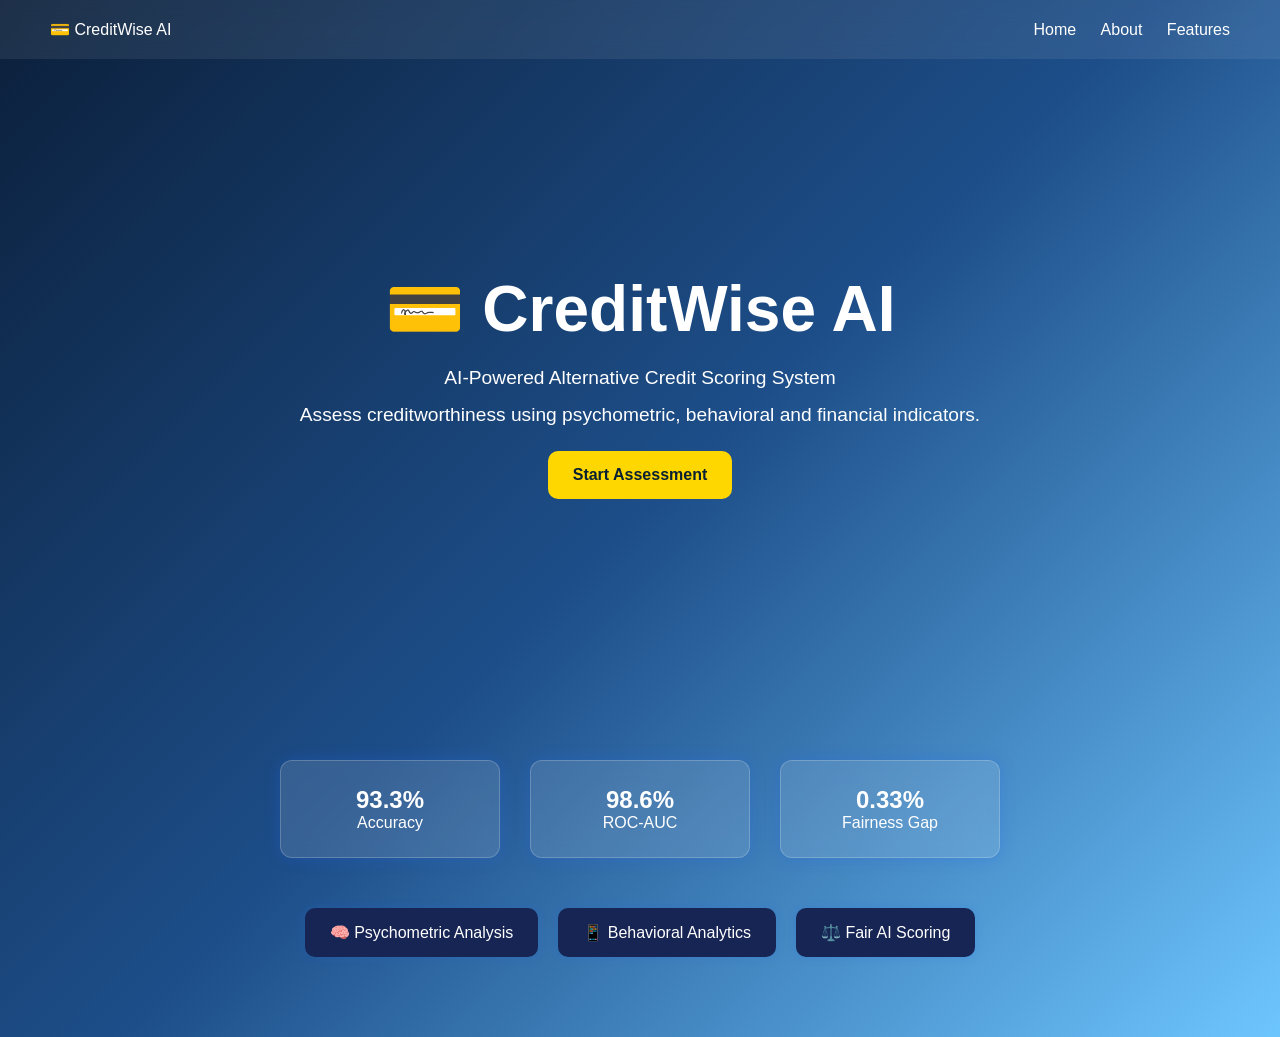
<file: frontend/index.html>
<!DOCTYPE html>
<html lang="en">
<head>
    <meta charset="UTF-8">
    <meta name="viewport" content="width=device-width, initial-scale=1.0">
    <title>CreditWise AI</title>
    <link rel="stylesheet" href="style.css">
</head>
<body>
    <nav>
    <div class="logo">💳 CreditWise AI</div>

    <div class="nav-links">
        <a href="#">Home</a>
        <a href="#">About</a>
        <a href="#">Features</a>
    </div>
    </nav>

    <section class="hero">

        <h1>💳 CreditWise AI</h1>

        <p>
            AI-Powered Alternative Credit Scoring System
        </p>

        <p class="description">
            Assess creditworthiness using psychometric,
            behavioral and financial indicators.
        </p>

        <a href="assessment.html" class="btn">
            Start Assessment
        </a>

    </section>

    <section class="stats">

    <div class="card">
        <h2>93.3%</h2>
        <p>Accuracy</p>
    </div>

    <div class="card">
        <h2>98.6%</h2>
        <p>ROC-AUC</p>
    </div>

    <div class="card">
        <h2>0.33%</h2>
        <p>Fairness Gap</p>
    </div>

    </section>

    <section class="features">

    <div class="feature">
        🧠 Psychometric Analysis
    </div>

    <div class="feature">
        📱 Behavioral Analytics
    </div>

    <div class="feature">
        ⚖️ Fair AI Scoring
    </div>

    </section>

</body>
</html>
</file>
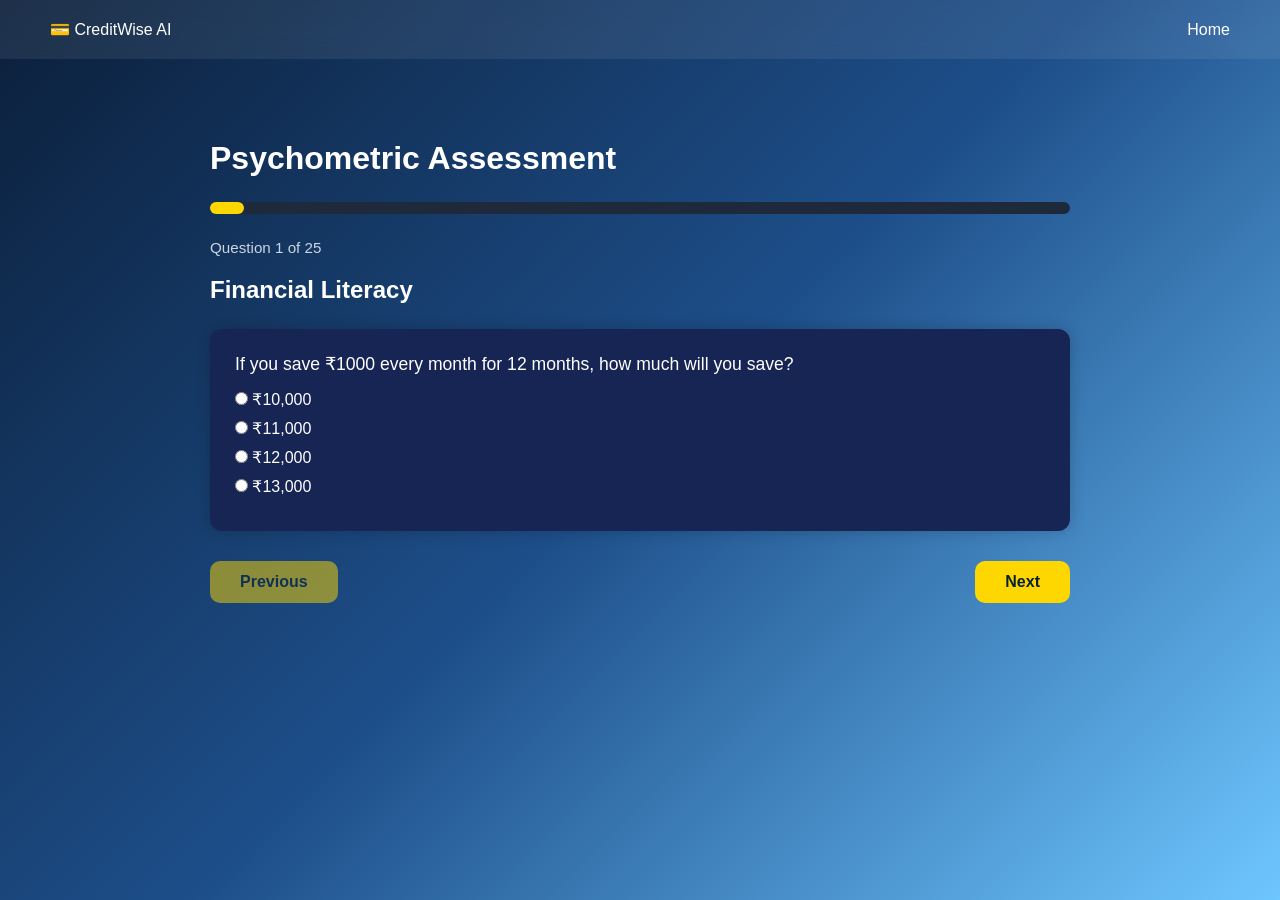
<file: frontend/assessment.html>
<!DOCTYPE html>
<html lang="en">
<head>
    <meta charset="UTF-8">
    <meta name="viewport" content="width=device-width, initial-scale=1.0">
    <title>CreditWise AI Assessment</title>
    <link rel="stylesheet" href="style.css">
</head>
<body>

    <nav>
        <div class="logo">💳 CreditWise AI</div>

        <div class="nav-links">
            <a href="index.html">Home</a>
        </div>
    </nav>

    <div class="assessment-container">

        <h1>Psychometric Assessment</h1>

        <div class="progress-container">
            <div class="progress-bar" id="progressBar"></div>
        </div>

        <p id="progressText"></p>

        <h2 id="sectionTitle"></h2>

        <div class="question-card">

            <p id="questionText"></p>

            <div id="optionsContainer"></div>

        </div>

        <div class="navigation">

            <button id="prevBtn">
                Previous
            </button>

            <button id="nextBtn">
                Next
            </button>

        </div>

    </div>

    <script src="script.js"></script>

</body>
</html>
</file>
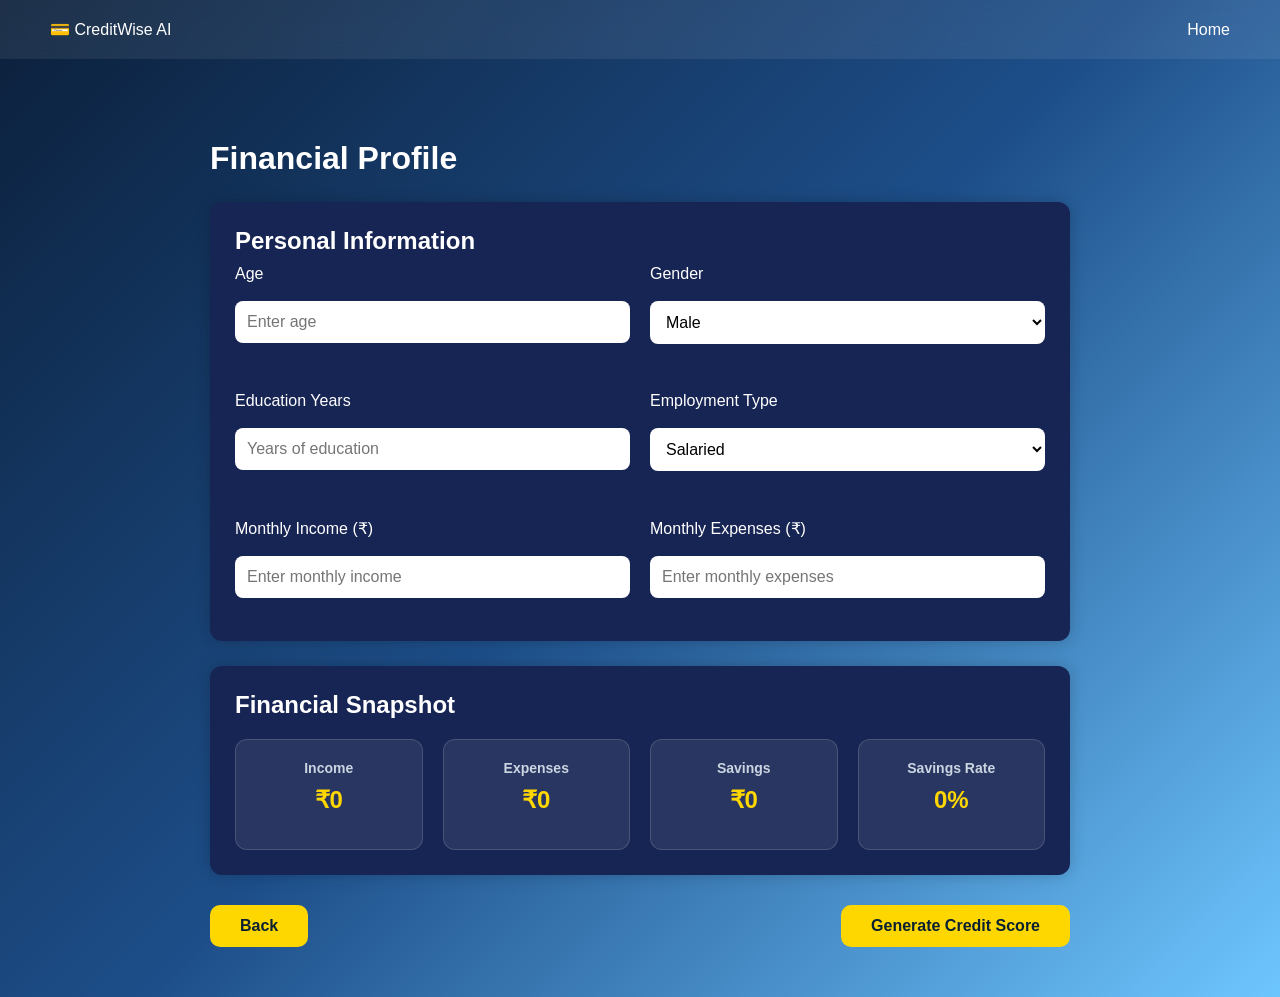
<file: frontend/details.html>
<!DOCTYPE html>
<html lang="en">
<head>
<meta charset="UTF-8">
<meta name="viewport" content="width=device-width, initial-scale=1.0">
<title>Financial Details</title>
<link rel="stylesheet" href="style.css">
</head>

<body>

<nav>
    <div class="logo">💳 CreditWise AI</div>

    <div class="nav-links">
        <a href="index.html">Home</a>
    </div>
</nav>

<div class="assessment-container">

    <h1>Financial Profile</h1>

    <div class="question-card">

        <h2>Personal Information</h2>

        <div class="form-grid">

            <div>
                <label>Age</label>
                <input
                    type="number"
                    id="age"
                    placeholder="Enter age"
                >
            </div>

            <div>
                <label>Gender</label>
                <select id="gender">
                    <option value="0">Male</option>
                    <option value="1">Female</option>
                </select>
            </div>

            <div>
                <label>Education Years</label>
                <input
                    type="number"
                    id="education"
                    placeholder="Years of education"
                >
            </div>

            <div>
                <label>Employment Type</label>
                <select id="employment">
                    <option>Salaried</option>
                    <option>Business</option>
                    <option>Freelancer</option>
                    <option>Student</option>
                </select>
            </div>

            <div>
                <label>Monthly Income (₹)</label>
                <input
                    type="number"
                    id="income"
                    placeholder="Enter monthly income"
                >
            </div>

            <div>
                <label>Monthly Expenses (₹)</label>
                <input
                    type="number"
                    id="expenses"
                    placeholder="Enter monthly expenses"
                >
            </div>

        </div>

    </div>

    <div class="question-card">

        <h2>Financial Snapshot</h2>

        <div class="snapshot-grid">

            <div class="snapshot-box">
                <h3>Income</h3>
                <p> <span id="incomeView">0</span></p>
            </div>

            <div class="snapshot-box">
                <h3>Expenses</h3>
                <p><span id="expenseView">0</span></p>
            </div>

            <div class="snapshot-box">
                <h3>Savings</h3>
                <p><span id="savingView">0</span></p>
            </div>

            <div class="snapshot-box">
                <h3>Savings Rate</h3>
                <p><span id="rateView">0</span></p>
            </div>

        </div>

    </div>

    <div class="navigation">

        <button onclick="window.location.href='assessment.html'">
            Back
        </button>

        <button id="analyzeBtn">
            Generate Credit Score
        </button>

    </div>

</div>

<script>

document
.getElementById("analyzeBtn")
.addEventListener("click", () => {

    const sectionScores =
        JSON.parse(
            localStorage.getItem(
                "sectionScores"
            )
        );

    const data = {

        age:
        document.getElementById("age").value,

        gender:
        document.getElementById("gender").value === "1"
            ? "Female"
            : "Male",

        education_years:
        document.getElementById("education").value,

        income_level:
        document.getElementById("income").value,

        expenses:
        document.getElementById("expenses").value,

        employment:
        document.getElementById("employment").value,

        financial_literacy:
        sectionScores.financial_literacy,

        risk_preference:
        sectionScores.risk_preference,

        numerical_reasoning:
        sectionScores.numerical_reasoning,

        social_capital:
        sectionScores.social_capital,

        consistency_score:
        sectionScores.consistency_score

    };

    localStorage.setItem(
        "financialData",
        JSON.stringify(data)
    );

    window.location.href =
        "credit-score.html";

});

</script>

<script src="script.js"></script>

</body>
</html>
</file>
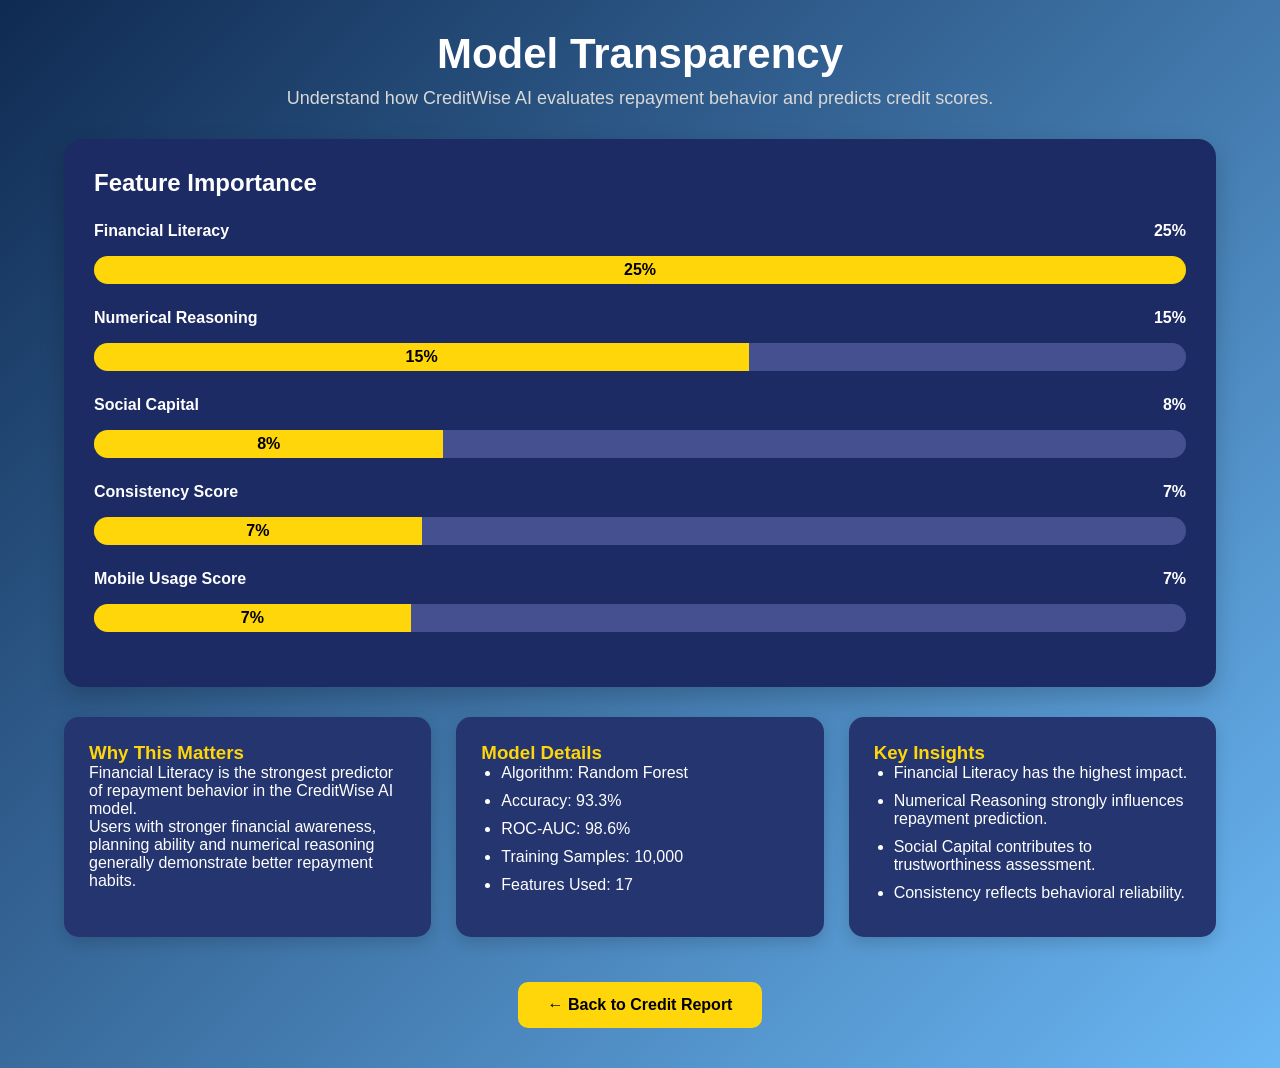
<file: frontend/feature-importance.html>
<!DOCTYPE html>
<html lang="en">
<head>
    <meta charset="UTF-8">
    <meta name="viewport" content="width=device-width, initial-scale=1.0">
    <title>CreditWise AI - Model Explanation</title>

    <link rel="stylesheet" href="style.css">

    <style>

        body{
            margin:0;
            font-family:Segoe UI,sans-serif;
            background:linear-gradient(135deg,#0f2a52,#6bb8f5);
            color:white;
        }

        .container{
            width:90%;
            max-width:1200px;
            margin:auto;
            padding:30px 0;
        }

        .page-title{
            text-align:center;
            margin-bottom:30px;
        }

        .page-title h1{
            font-size:42px;
            margin-bottom:10px;
        }

        .page-title p{
            color:#d8d8d8;
            font-size:18px;
        }

        .feature-card{
            background:#1d2b64;
            border-radius:18px;
            padding:30px;
            margin-bottom:30px;
            box-shadow:0 10px 25px rgba(0,0,0,0.2);
        }

        .feature-card h2{
            margin-bottom:25px;
        }

        .feature-item{
            margin-bottom:25px;
        }

        .feature-header{
            display:flex;
            justify-content:space-between;
            margin-bottom:8px;
            font-weight:600;
        }

        .bar{
            width:100%;
            height:28px;
            background:#44508f;
            border-radius:20px;
            overflow:hidden;
        }

        .fill{
            height:100%;
            background:#ffd60a;
            display:flex;
            justify-content:center;
            align-items:center;
            color:black;
            font-weight:bold;
        }

        .info-grid{
            display:grid;
            grid-template-columns:repeat(3,1fr);
            gap:25px;
            margin-top:20px;
        }

        .info-card{
            background:#24356f;
            padding:25px;
            border-radius:15px;
            box-shadow:0 6px 15px rgba(0,0,0,0.15);
        }

        .info-card h3{
            margin-top:0;
            color:#ffd60a;
        }

        .info-card ul{
            padding-left:20px;
        }

        .info-card li{
            margin-bottom:10px;
        }

        .btn-container{
            text-align:center;
            margin-top:35px;
        }

        .btn{
            display:inline-block;
            background:#ffd60a;
            color:#000;
            padding:14px 30px;
            border-radius:10px;
            text-decoration:none;
            font-weight:bold;
            transition:0.3s;
        }

        .btn:hover{
            transform:translateY(-3px);
        }

        @media(max-width:900px){

            .info-grid{
                grid-template-columns:1fr;
            }

            .page-title h1{
                font-size:30px;
            }
        }

    </style>

</head>

<body>

<div class="container">

    <div class="page-title">

        <h1>Model Transparency</h1>

        <p>
            Understand how CreditWise AI evaluates
            repayment behavior and predicts credit scores.
        </p>

    </div>

    <div class="feature-card">

        <h2>Feature Importance</h2>

        <div class="feature-item">

            <div class="feature-header">
                <span>Financial Literacy</span>
                <span>25%</span>
            </div>

            <div class="bar">
                <div class="fill" style="width:100%;">
                    25%
                </div>
            </div>

        </div>

        <div class="feature-item">

            <div class="feature-header">
                <span>Numerical Reasoning</span>
                <span>15%</span>
            </div>

            <div class="bar">
                <div class="fill" style="width:60%;">
                    15%
                </div>
            </div>

        </div>

        <div class="feature-item">

            <div class="feature-header">
                <span>Social Capital</span>
                <span>8%</span>
            </div>

            <div class="bar">
                <div class="fill" style="width:32%;">
                    8%
                </div>
            </div>

        </div>

        <div class="feature-item">

            <div class="feature-header">
                <span>Consistency Score</span>
                <span>7%</span>
            </div>

            <div class="bar">
                <div class="fill" style="width:30%;">
                    7%
                </div>
            </div>

        </div>

        <div class="feature-item">

            <div class="feature-header">
                <span>Mobile Usage Score</span>
                <span>7%</span>
            </div>

            <div class="bar">
                <div class="fill" style="width:29%;">
                    7%
                </div>
            </div>

        </div>

    </div>

    <div class="info-grid">

        <div class="info-card">

            <h3>Why This Matters</h3>

            <p>
                Financial Literacy is the strongest predictor
                of repayment behavior in the CreditWise AI model.
            </p>

            <p>
                Users with stronger financial awareness,
                planning ability and numerical reasoning
                generally demonstrate better repayment habits.
            </p>

        </div>

        <div class="info-card">

            <h3>Model Details</h3>

            <ul>
                <li>Algorithm: Random Forest</li>
                <li>Accuracy: 93.3%</li>
                <li>ROC-AUC: 98.6%</li>
                <li>Training Samples: 10,000</li>
                <li>Features Used: 17</li>
            </ul>

        </div>

        <div class="info-card">

            <h3>Key Insights</h3>

            <ul>
                <li>Financial Literacy has the highest impact.</li>
                <li>Numerical Reasoning strongly influences repayment prediction.</li>
                <li>Social Capital contributes to trustworthiness assessment.</li>
                <li>Consistency reflects behavioral reliability.</li>
            </ul>

        </div>

    </div>

    <div class="btn-container">

        <a href="credit-score.html" class="btn">
            ← Back to Credit Report
        </a>

    </div>

</div>

</body>
</html>
</file>
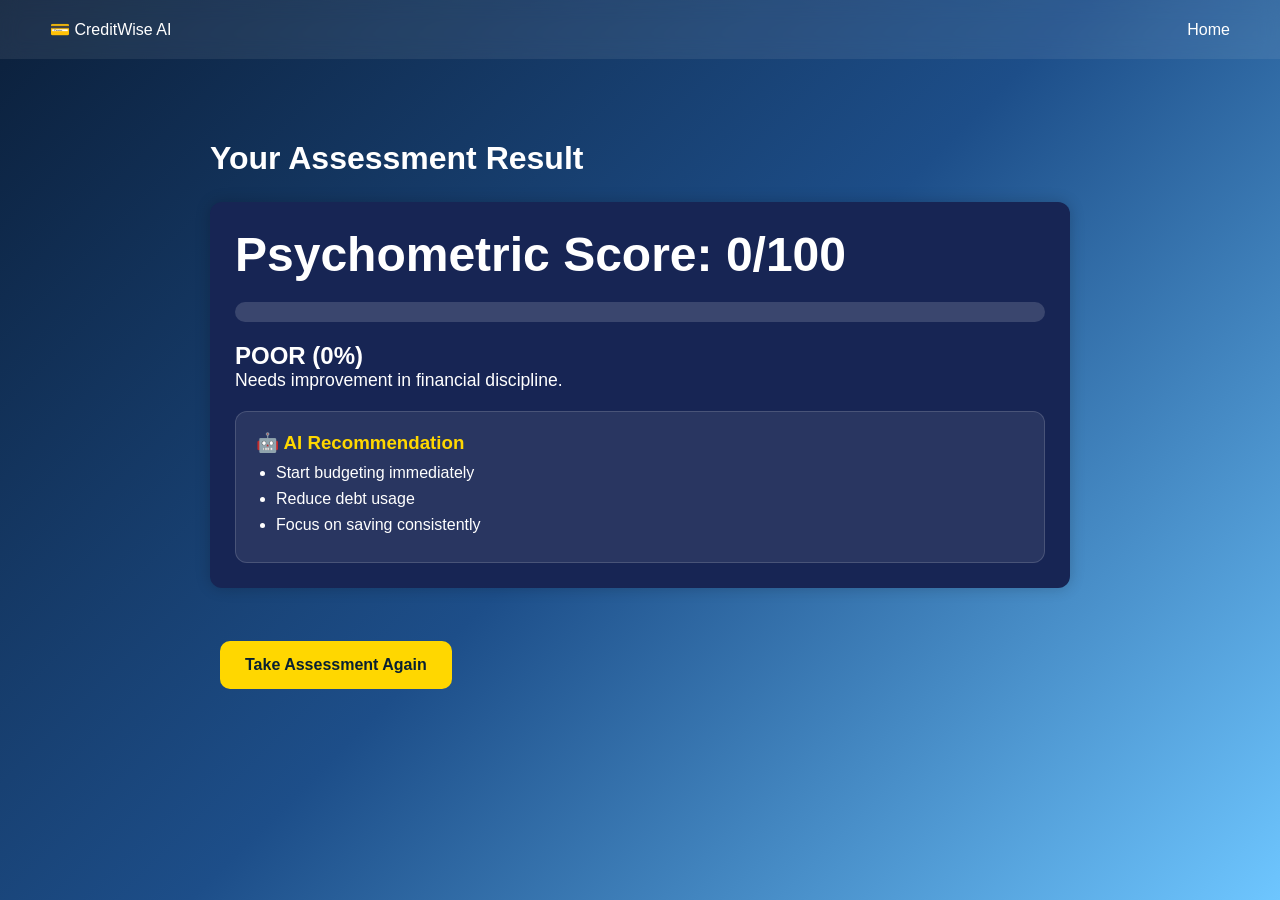
<file: frontend/result.html>
<!DOCTYPE html>
<html lang="en">
<head>
    <meta charset="UTF-8">
    <meta name="viewport" content="width=device-width, initial-scale=1.0">
    <title>CreditWise AI Result</title>

    <link rel="stylesheet" href="style.css">
</head>
<body>

    <nav>
        <div class="logo">💳 CreditWise AI</div>

        <div class="nav-links">
            <a href="index.html">Home</a>
        </div>
    </nav>

    <div class="assessment-container">

        <h1>Your Assessment Result</h1>

        <div class="question-card">

            <div id="scoreDisplay" class="result-score"></div>

            <div class="score-bar">
                <div id="scoreFill" class="score-fill"></div>
            </div>

            <div id="categoryDisplay" class="result-category"></div>

            <p id="messageDisplay"></p>

            <div class="ai-box">

                <h3>🤖 AI Recommendation</h3>

                <ul id="recommendationList"></ul>

            </div>

        </div>

        <br>

        <a href="assessment.html" class="btn">
            Take Assessment Again
        </a>

    </div>

    <script>

        const score =
            Number(
                localStorage.getItem(
                    "psychometricScore"
                )
            );

            const percentage =
            (score / 100) * 100;

            const scoreFill =
            document.getElementById("scoreFill");

            if(score >= 80){

                scoreFill.style.background =
                "#22c55e";

            }
            else if(score >= 60){

                scoreFill.style.background =
                "#FFD700";

            }
            else if(score >= 40){

                scoreFill.style.background =
                "#f97316";

            }
            else{

                scoreFill.style.background =
                "#ef4444";

            }

            document.getElementById(
                "scoreFill"
            ).style.width =
            `${percentage}%`;

        document.getElementById(
            "scoreDisplay"
        ).innerText =
            `Psychometric Score: ${score}/100`;

        let category = "";
        let message = "";
        let recommendations = [];

        if(score >= 80){

            category = "EXCELLENT";
            message =
            "Strong financial behavior and decision making.";

            recommendations = [
                "Maintain your current saving habits",
                "Explore long-term investments",
                "Keep building emergency funds"
             ];

        }
        else if(score >= 60){

            category = "GOOD";
            message =
            "Good financial habits with room for improvement.";

            recommendations = [
                "Increase monthly savings",
                "Improve long-term planning",
                "Track spending more regularly"
            ];

        }
        else if(score >= 40){

            category = "FAIR";
            message =
            "Average financial profile.";

            recommendations = [
                "Reduce unnecessary expenses",
                "Create a monthly budget",
                "Build an emergency fund"
            ];

        }
        else{

            category = "POOR";
            message =
            "Needs improvement in financial discipline.";

            recommendations = [
                "Start budgeting immediately",
                "Reduce debt usage",
                "Focus on saving consistently"
            ];

        }

        document.getElementById(
            "categoryDisplay"
        ).innerHTML =
        `${category} (${Math.round(percentage)}%)`;

        document.getElementById(
            "messageDisplay"
        ).innerText = message;

        document.getElementById(
            "categoryDisplay"
        ).innerHTML =
        `${category} (${Math.round(percentage)}%)`;

        const list =
        document.getElementById(
            "recommendationList"
        );

        recommendations.forEach(item => {

            const li =
            document.createElement("li");

            li.textContent = item;

            list.appendChild(li);

        });

    </script>

</body>
</html>
</file>
<file: frontend/style.css>
*{
    margin:0;
    padding:0;
    box-sizing:border-box;
    font-family:Arial, sans-serif;
}

html{
    scroll-behavior:smooth;
}

body{
    background:linear-gradient(
        135deg,
        #0B1F3A,
        #1D4E89,
        #6EC6FF
    );
    color:white;
    min-height:100vh;
}

/* ================= NAVBAR ================= */

nav{
    position:fixed;
    top:0;
    left:0;
    width:100%;

    padding:20px 50px;

    display:flex;
    justify-content:space-between;
    align-items:center;

    background:rgba(255,255,255,0.08);
    backdrop-filter:blur(10px);

    z-index:1000;
}

.nav-links a{
    color:white;
    text-decoration:none;
    margin-left:20px;
    transition:0.3s ease;
}

.nav-links a:hover{
    color:#FFD700;
}

/* ================= HERO ================= */

.hero{
    min-height:80vh;

    display:flex;
    flex-direction:column;
    justify-content:center;
    align-items:center;

    text-align:center;

    padding:120px 20px 60px;
}

.hero h1{
    font-size:4rem;
    margin-bottom:20px;
}

.hero p{
    font-size:1.2rem;
    margin-bottom:15px;
}

.description{
    max-width:700px;
}

/* ================= BUTTON ================= */

.btn{
    display:inline-block;
    margin:10px;
    padding:15px 25px;
    background:#FFD700;
    color:#082032;

    text-decoration:none;
    border-radius:10px;

    font-weight:700;

    transition:0.3s ease;
}

.btn:hover{
    transform:translateY(-3px);
    box-shadow:0 0 20px rgba(255,215,0,0.5);
}

/* ================= STATS ================= */

.stats{
    display:flex;
    justify-content:center;
    gap:30px;

    margin-top:40px;
    margin-bottom:50px;

    flex-wrap:wrap;
}

.card{
    background:rgba(255,255,255,0.12);
    backdrop-filter:blur(10px);

    border:1px solid rgba(255,255,255,0.2);

    border-radius:12px;

    width:220px;
    padding:25px;

    text-align:center;

    box-shadow:0 0 15px rgba(37,99,235,0.3);

    transition:0.3s ease;
}

.card h2{
    color:white;
}

.card:hover{
    transform:translateY(-5px);
}

/* ================= FEATURES ================= */

.features{
    display:flex;
    justify-content:center;
    gap:20px;

    flex-wrap:wrap;

    margin-top:30px;
    margin-bottom:80px;
}

.feature{
    background:#172554;

    padding:15px 25px;

    border-radius:10px;

    box-shadow:0 0 10px rgba(37,99,235,0.2);

    transition:0.3s ease;
}

.feature:hover{
    transform:translateY(-5px);
}

/* ================= ASSESSMENT ================= */

.assessment-container{
    max-width:900px;
    margin:auto;

    padding:140px 20px 50px;
}

.progress-container{
    width:100%;
    height:12px;

    background:#1e293b;

    border-radius:20px;

    margin:25px 0;
}

.progress-bar{
    width:20%;
    height:100%;

    background:#FFD700;

    border-radius:20px;

    transition:0.4s ease;
}

#progressText{
    margin-top:10px;
    margin-bottom:20px;

    color:#cbd5e1;

    font-size:0.95rem;
}

.question-card{
    background:#172554;
    padding:25px;
    margin:25px 0;
    border-radius:12px;
    box-shadow:0 0 15px rgba(0,0,0,0.2);

    width:100%;
    max-width:100%;
    overflow:hidden;
}

.question-card p{
    margin-bottom:15px;
    font-size:1.1rem;
}

.question-card label{
    display:block;
    margin:10px 0;
    cursor:pointer;
}

.navigation{
    display:flex;
    justify-content:space-between;

    margin-top:30px;
}

.navigation button{
    padding:12px 30px;

    border:none;

    border-radius:10px;

    background:#FFD700;
    color:#082032;

    font-size:1rem;
    font-weight:bold;

    cursor:pointer;

    transition:0.3s ease;
}

.navigation button:hover{
    transform:translateY(-2px);
}

.navigation button:disabled{
    opacity:0.5;
    cursor:not-allowed;
}

/* ================= MOBILE ================= */

@media(max-width:768px){

    .hero h1{
        font-size:2.5rem;
    }

    .hero p{
        font-size:1rem;
    }

    nav{
        padding:15px 20px;
    }

    .nav-links a{
        margin-left:10px;
    }

    .stats{
        flex-direction:column;
        align-items:center;
    }

    .features{
        flex-direction:column;
        align-items:center;
    }

    .card{
        width:90%;
        max-width:300px;
    }
}

.score-bar{
    width:100%;
    height:20px;
    background:rgba(255,255,255,0.15);
    border-radius:20px;
    margin:20px 0;
    overflow:hidden;
}

.score-fill{
    height:100%;
    width:0%;
    border-radius:20px;
    transition:1s ease;
    background:linear-gradient(
        90deg,
        #FFD700,
        #FFF176
    );
}

.result-score{
    font-size:3rem;
    font-weight:bold;
    margin-bottom:10px;
}

.result-category{
    font-size:1.5rem;
    font-weight:bold;
    margin-top:15px;
}

.ai-box{
    margin-top:20px;
    padding:20px;
    border-radius:12px;
    background:rgba(255,255,255,0.08);
    border:1px solid rgba(255,255,255,0.15);
}

.ai-box h3{
    margin-bottom:10px;
    color:#FFD700;
}

.ai-box ul{
    padding-left:20px;
}

.ai-box li{
    margin-bottom:8px;
}

input[type="number"],
select{
    width:100%;
    padding:12px;
    margin-top:8px;
    margin-bottom:18px;

    border:none;
    border-radius:8px;

    background:white;
    color:black;

    font-size:16px;
}

.form-grid{
    display:grid;
    grid-template-columns:1fr 1fr;
    gap:20px;
}

.snapshot-card{
    background:rgba(255,255,255,0.08);
    border:1px solid rgba(255,255,255,0.15);
    border-radius:15px;
    padding:25px;
    margin-top:25px;
}

.snapshot-grid{
    display:grid;
    grid-template-columns:repeat(4,1fr);
    gap:20px;
    margin-top:20px;
}

.snapshot-box{
    background:rgba(255,255,255,0.08);
    border:1px solid rgba(255,255,255,0.15);
    border-radius:12px;
    padding:20px;
    text-align:center;
}

.snapshot-box h3{
    color:#cbd5e1;
    font-size:14px;
    margin-bottom:10px;
}

.snapshot-box p{
    color:#FFD700;
    font-size:24px;
    font-weight:bold;
}

@media(max-width:768px){

    .form-grid{
        grid-template-columns:1fr;
    }

    .snapshot-grid{
        grid-template-columns:1fr 1fr;
    }
}

.score-card{
    text-align:center;
}

.circle-wrap{
    position:relative;
    width:240px;
    height:240px;
    margin:auto;
}

.circle-wrap svg{
    transform:rotate(-90deg);
}

.bg-circle{
    fill:none;
    stroke:rgba(255,255,255,.12);
    stroke-width:14;
}

.progress-circle{
    fill:none;
    stroke:#FFD200;
    stroke-width:14;
    stroke-linecap:round;

    stroke-dasharray:628.32;
    stroke-dashoffset:628.32;

    transform:rotate(-90deg);
    transform-origin:120px 120px;

    transition:stroke-dashoffset 1.4s ease;
}

.score-text{
    position:absolute;

    top:50%;
    left:50%;

    transform:
        translate(-50%,-50%);
}

.score-text h2{
    font-size:56px;
    margin:0;
    color:#ffd700;
}

.score-text p{
    margin-top:10px;
    font-size:18px;
}

.summary-box{
    width:100%;
    min-width:0;
    background:rgba(255,255,255,0.08);
    border:1px solid rgba(255,255,255,0.15);
    border-radius:15px;
    padding:20px;
    text-align:center;
}

.summary-box h4{
    color:#d1d5db;
    margin-bottom:10px;
}

.summary-box p{
    font-size:28px;
    font-weight:700;
    color:#ffd700;
}

#aiInsight{
    background:rgba(255,255,255,0.08);
    border-left:4px solid #ffd700;
    padding:20px;
    border-radius:12px;
    line-height:1.8;
    font-size:17px;
}

@media(max-width:900px){

    .summary-grid{
        grid-template-columns:1fr 1fr;
    }

}

.summary-grid{
    display:grid;
    grid-template-columns:repeat(3,1fr);
    gap:20px;
}

@media(max-width:768px){

    .summary-grid{
        grid-template-columns:1fr;
    }

}

.feature-item{
    margin:20px 0;
}

.feature-item span{
    display:block;
    margin-bottom:8px;
    font-weight:600;
}

.bar{
    width:100%;
    height:28px;
    background:#39477d;
    border-radius:20px;
    overflow:hidden;
}

.fill{
    height:100%;
    background:#ffd700;
    color:#000;
    font-weight:bold;
    text-align:center;
    line-height:28px;
}

@media (max-width:768px){

    nav{
        padding:15px 20px;
    }

    .assessment-container{
        width:95%;
        padding:100px 10px 40px;
    }

    .circle-wrap{
        width:200px;
        height:200px;
    }

    .circle-wrap svg{
        width:200px;
        height:200px;
    }

    .score-text h2{
        font-size:48px;
    }

    .score-text p{
        font-size:16px;
    }

    .summary-grid{
        grid-template-columns:1fr;
        gap:15px;
    }

    .summary-box{
        width:100%;
    }

    .question-card{
        padding:20px;
    }

    #aiInsight{
        font-size:15px;
    }

    body{
        overflow-x:hidden;
    }

}

@media (max-width:768px){

    body{
        overflow-x:hidden;
    }

    .assessment-container{
        width:100%;
        max-width:100%;
        padding:90px 15px 40px;
    }

    .question-card{
        width:100%;
        overflow:hidden;
    }

    .summary-grid{
        display:grid;
        grid-template-columns:1fr;
        gap:15px;
    }

    .summary-box{
        width:100%;
    }

    .circle-wrap{
        width:240px;
        height:240px;
        max-width:100%;
        display:flex;
        justify-content:center;
        align-items:center;
        margin:auto;
    }

    .circle-wrap svg{
        width:240px;
        height:240px;
        max-width:100%;
        overflow:visible;
    }

    .score-card{
        display:flex;
        justify-content:center;
        align-items:center;
        overflow:visible !important;
    }

    .btn{
        display:block;
        width:100%;
        margin:10px 0;
        text-align:center;
    }

}

html,
body{
    width:100%;
    overflow-x:hidden;
}

*{
    max-width:100%;
}

.button-group{
    display:flex;
    justify-content:center;
    gap:15px;
    margin-top:20px;
    flex-wrap:wrap;
}

@media(max-width:768px){

.button-group{
    flex-direction:column;
}

.button-group .btn{
    width:100%;
    margin:0;
}

}
</file>
